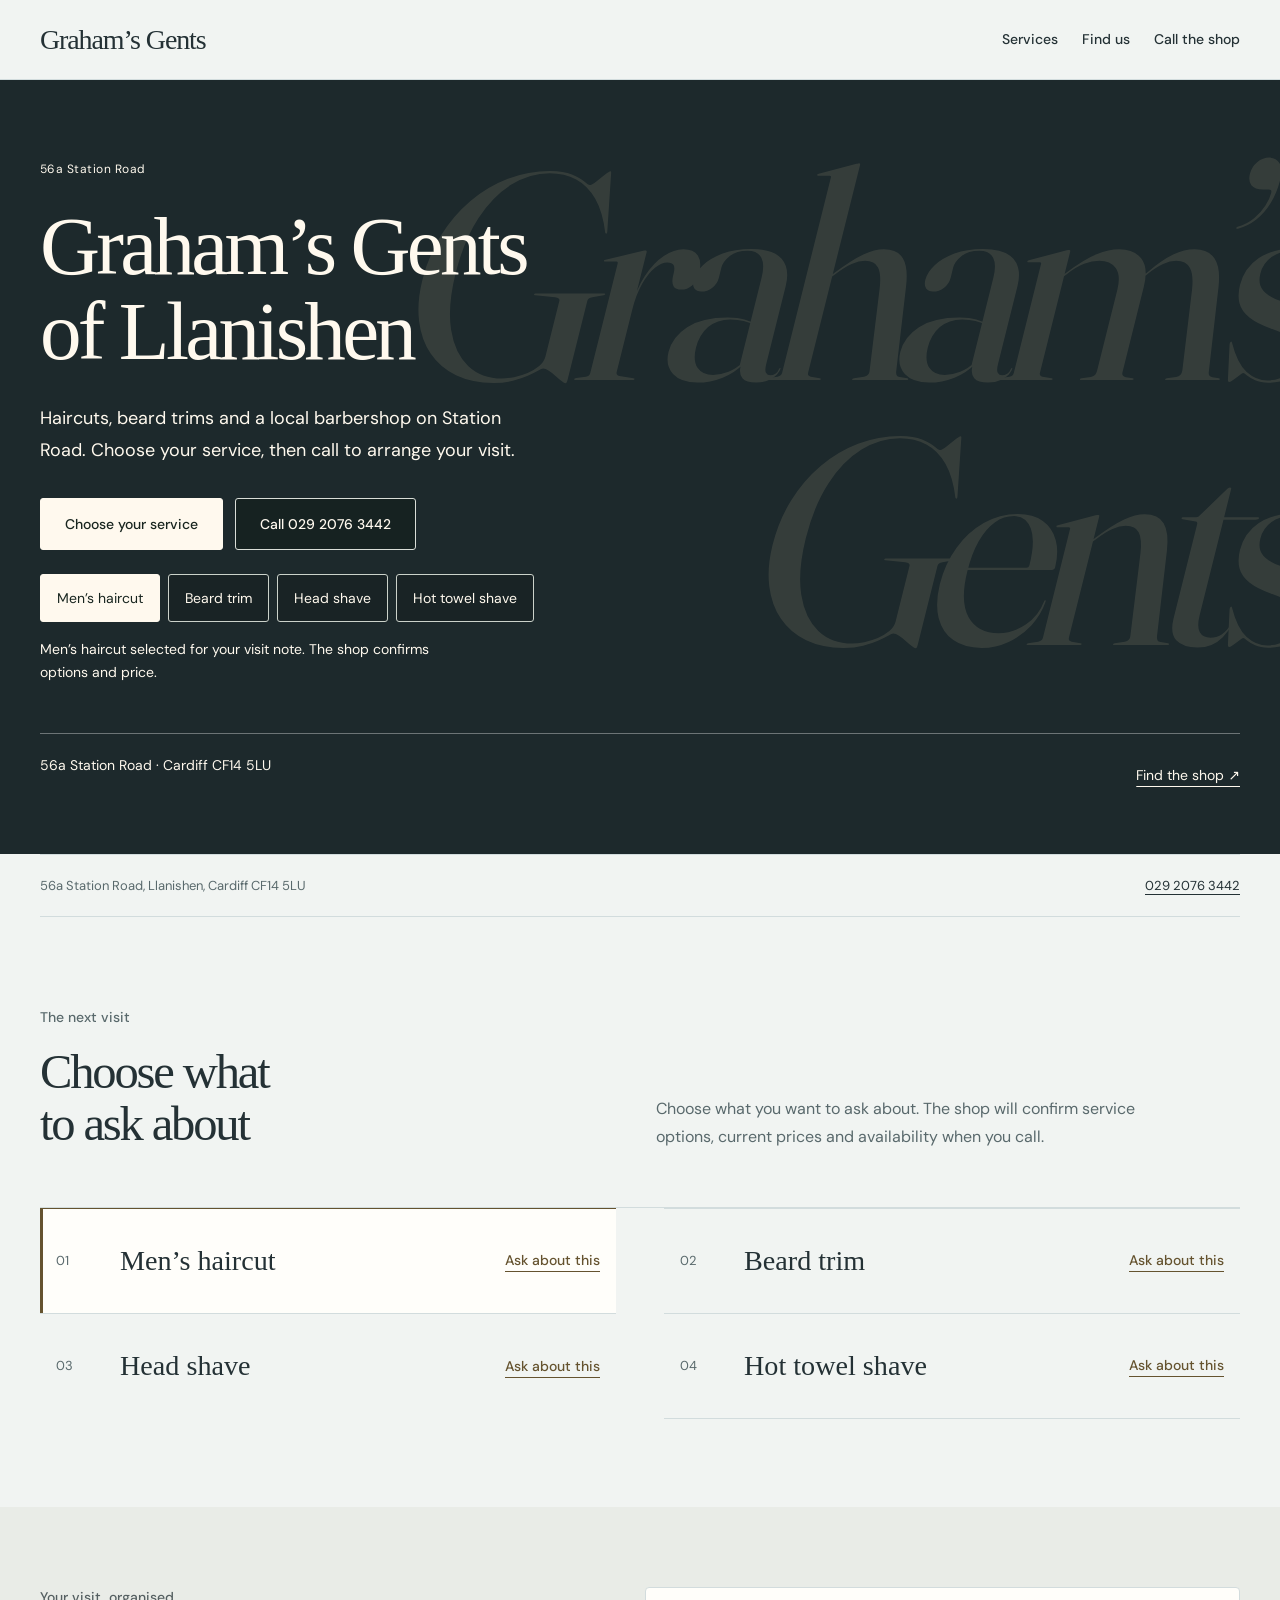
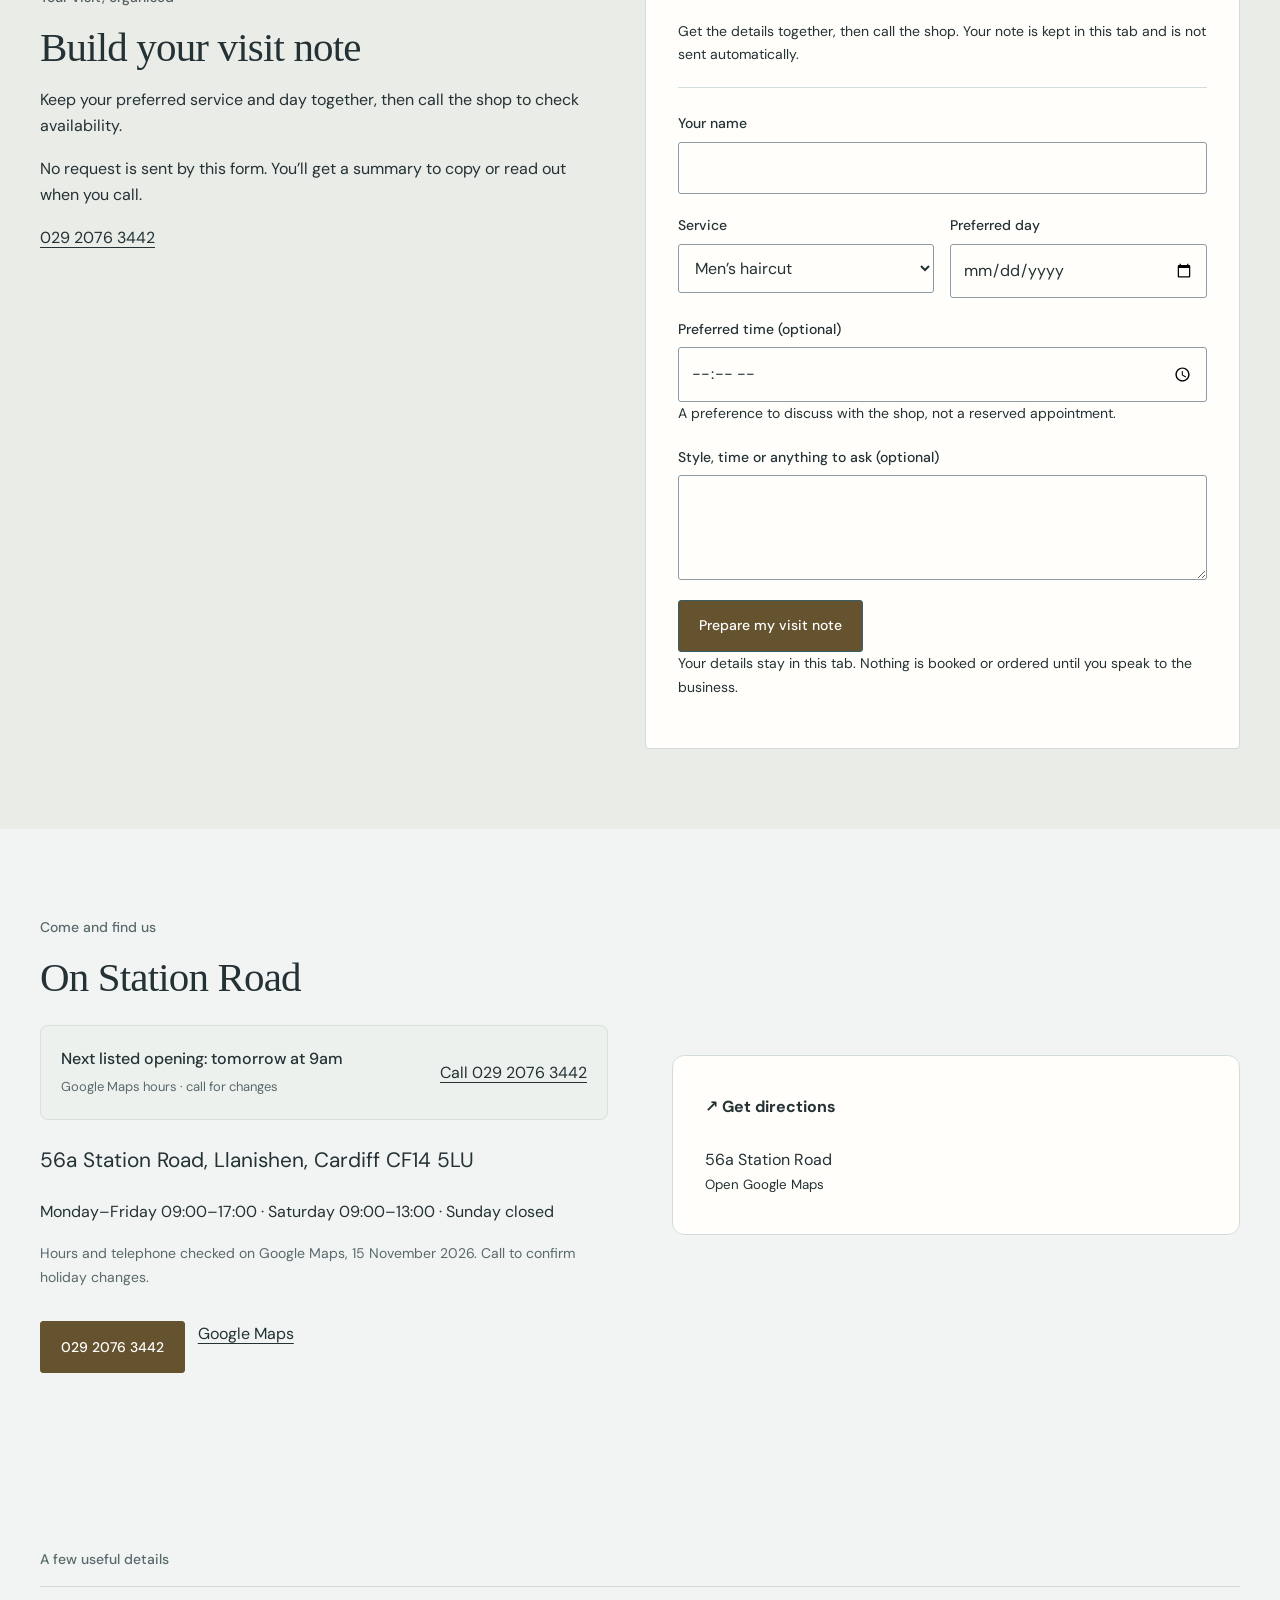
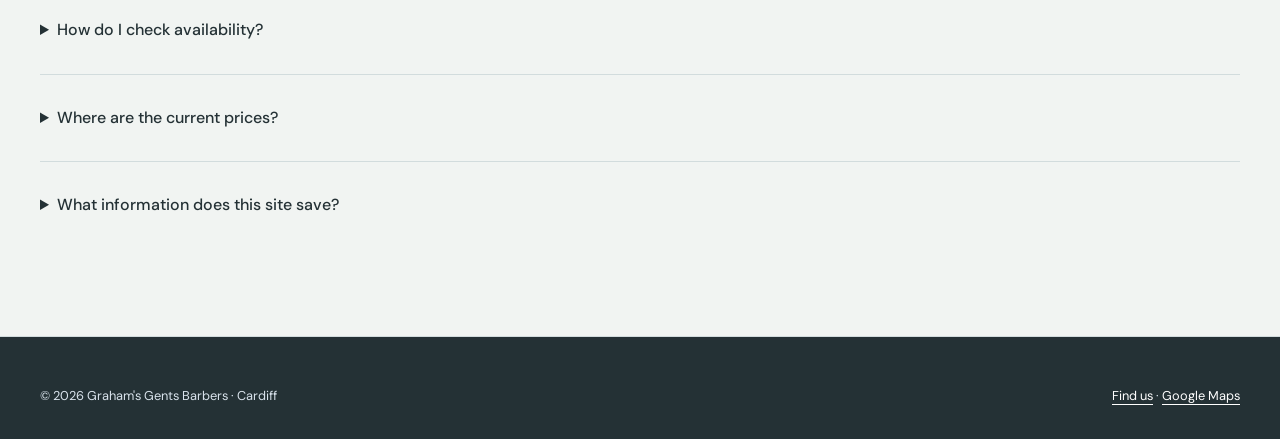
<file: index.html>
<!doctype html><html lang="en-GB"><head><meta charset="utf-8"><meta name="viewport" content="width=device-width,initial-scale=1"><meta http-equiv="Content-Security-Policy" content="default-src 'self'; script-src 'self'; style-src 'self'; img-src 'self' data:; base-uri 'none'; form-action 'none'; object-src 'none'"><title>Graham&#39;s Gents Barbers | Llanishen, Cardiff</title><meta name="description" content="Your next haircut starts on Station Road. Find the shop, plan your visit and call to ask about a cut."><meta name="theme-color" content="#1d292c"><link rel="icon" href="favicon.svg" type="image/svg+xml"><link rel="canonical" href="https://henrygoldsmith07-wq.github.io/grahams-gents-barbers/"><meta property="og:type" content="website"><meta property="og:title" content="Graham&#39;s Gents Barbers | Llanishen, Cardiff"><meta property="og:description" content="Your next haircut starts on Station Road. Find the shop, plan your visit and call to ask about a cut."><meta property="og:url" content="https://henrygoldsmith07-wq.github.io/grahams-gents-barbers/"><meta property="og:image" content="https://henrygoldsmith07-wq.github.io/grahams-gents-barbers/og-image.png"><meta property="og:image:alt" content="Graham&#39;s Gents Barbers — 56a Station Road, Llanishen, Cardiff CF14 5LU"><meta name="twitter:card" content="summary_large_image"><script type="application/ld+json">{"@context":"https://schema.org","@type":"HairSalon","@id":"https://henrygoldsmith07-wq.github.io/grahams-gents-barbers/#business","name":"Graham's Gents Barbers","url":"https://henrygoldsmith07-wq.github.io/grahams-gents-barbers/","image":"https://henrygoldsmith07-wq.github.io/grahams-gents-barbers/og-image.png","telephone":"+442920763442","hasMap":"https://maps.google.com/?q=56a+Station+Road+Llanishen+Cardiff+CF14+5LU","areaServed":[{"@type":"Place","name":"Llanishen"},{"@type":"Place","name":"Cardiff"}],"address":{"@type":"PostalAddress","streetAddress":"56a Station Road","addressLocality":"Llanishen","addressRegion":"Cardiff","postalCode":"CF14 5LU","addressCountry":"GB"},"openingHoursSpecification":[{"@type":"OpeningHoursSpecification","dayOfWeek":["Monday","Tuesday","Wednesday","Thursday","Friday"],"opens":"09:00","closes":"17:00"},{"@type":"OpeningHoursSpecification","dayOfWeek":"Saturday","opens":"09:00","closes":"13:00"}],"hasOfferCatalog":{"@type":"OfferCatalog","name":"Barber services","itemListElement":[{"@type":"Offer","itemOffered":{"@type":"Service","name":"Men’s haircut"}},{"@type":"Offer","itemOffered":{"@type":"Service","name":"Beard trim"}},{"@type":"Offer","itemOffered":{"@type":"Service","name":"Head shave"}},{"@type":"Offer","itemOffered":{"@type":"Service","name":"Hot towel shave"}}]},"geo":{"@type":"GeoCoordinates","latitude":51.529138,"longitude":-3.187508}}</script><script src="experience.js" defer></script><script src="app.js" defer></script><meta name="robots" content="noindex, nofollow"><script src="direction.js" defer></script><link rel="preload" href="assets/dm-sans.woff2" as="font" type="font/woff2" crossorigin><link rel="preload" href="assets/fraunces.woff2" as="font" type="font/woff2" crossorigin><link rel="stylesheet" href="site.css"><meta property="og:locale" content="en_GB">
<meta property="og:site_name" content="Graham&#39;s Gents Barbers">
<meta name="twitter:title" content="Graham&#39;s Gents Barbers | Llanishen, Cardiff">
<meta name="twitter:description" content="Your next haircut starts on Station Road. Find the shop, plan your visit and call to ask about a cut.">
<meta name="twitter:image" content="https://henrygoldsmith07-wq.github.io/grahams-gents-barbers/og-image.png">
<meta name="twitter:image:alt" content="Graham&#39;s Gents Barbers — 56a Station Road, Llanishen, Cardiff CF14 5LU">
<script type="application/ld+json">{"@context":"https://schema.org","@type":"ContactPoint","@id":"https://henrygoldsmith07-wq.github.io/grahams-gents-barbers/#contact-point","telephone":"+442920763442","contactType":"customer service","areaServed":"GB","availableLanguage":"English"}</script>
<script type="application/ld+json">{"@context":"https://schema.org","@type":"FAQPage","mainEntity":[{"@type":"Question","name":"How do I check availability?","acceptedAnswer":{"@type":"Answer","text":"Call 029 2076 3442. The note builder helps organise what you want to ask; it does not send a message or confirm a booking."}},{"@type":"Question","name":"Where are the current prices?","acceptedAnswer":{"@type":"Answer","text":"Prices are to confirm with the owner. Please call before making plans that depend on a particular price or service."}},{"@type":"Question","name":"What information does this site save?","acceptedAnswer":{"@type":"Answer","text":"This form keeps your note in the current tab only. It sends no information to us and uses no analytics or advertising cookies. External links open services with their own privacy policies."}}]}</script>


<link rel="stylesheet" href="refinement.css">
<script src="refinement.js" defer></script>
<link rel="stylesheet" href="finishing.css">
<link rel="stylesheet" href="hero-background.css">
</head><body class="heritage"><a class="skip" href="#main">Skip to content</a><header class="top"><div class="wrap"><a class="brand" href="#">Graham’s Gents</a><nav aria-label="Main navigation" id="main-nav"><a href="#services">Services</a><a href="#visit">Find us</a><a href="tel:+442920763442">Call the shop</a></nav><button type="button" class="nav-toggle" aria-controls="main-nav" aria-expanded="false">Menu</button></div></header><main id="main"><section class="direction-hero type-hero type-grahams" aria-labelledby="hero-title"><p class="hero-wordmark" aria-hidden="true">Graham’s<span>Gents</span></p><div class="wrap direction-layout"><div class="direction-copy"><p class="direction-location">56a Station Road</p><h1 id="hero-title">Graham’s Gents<br>of Llanishen</h1><p class="intro">Haircuts, beard trims and a local barbershop on Station Road. Choose your service, then call to arrange your visit.</p><div class="direction-actions"><a class="btn btn-primary" href="#services">Choose your service</a><a class="btn btn-ghost" href="tel:+442920763442">Call 029 2076 3442</a></div><div class="service-choice" role="radiogroup" aria-label="Choose what to ask about"><button type="button" role="radio" data-hero-service="Men’s haircut" aria-checked="true" tabindex="0">Men’s haircut</button><button type="button" role="radio" data-hero-service="Beard trim" aria-checked="false" tabindex="-1">Beard trim</button><button type="button" role="radio" data-hero-service="Head shave" aria-checked="false" tabindex="-1">Head shave</button><button type="button" role="radio" data-hero-service="Hot towel shave" aria-checked="false" tabindex="-1">Hot towel shave</button></div><p class="service-copy" id="service-copy" aria-live="polite">Choose a service to include in your visit note. Prices are confirmed by the shop.</p></div></div><div class="wrap"><div class="hero-addressline"><span>56a Station Road · Cardiff CF14 5LU</span><a href="#visit">Find the shop ↗</a></div></div></section><div class="wrap"><div class="ribbon"><span>56a Station Road, Llanishen, Cardiff CF14 5LU</span><span>Local & independent</span><span><a href="tel:+442920763442">029 2076 3442</a></span></div><section class="section" id="services"><div class="section-head"><div><p class="label">The next visit</p><h2>Choose what to ask about</h2></div><p>Choose what you want to ask about. The shop will confirm service options, current prices and availability when you call.</p></div><ol class="services"><li><h3>Men’s haircut</h3><a href="#plan" data-service="Men’s haircut" aria-label="Ask about this — Men’s haircut">Ask about this</a></li><li><h3>Beard trim</h3><a href="#plan" data-service="Beard trim" aria-label="Ask about this — Beard trim">Ask about this</a></li><li><h3>Head shave</h3><a href="#plan" data-service="Head shave" aria-label="Ask about this — Head shave">Ask about this</a></li><li><h3>Hot towel shave</h3><a href="#plan" data-service="Hot towel shave" aria-label="Ask about this — Hot towel shave">Ask about this</a></li></ol></section></div><section class="planning" id="plan"><div class="wrap split"><div><p class="label">Your visit, organised</p><h2>Build your visit note</h2><p>Keep your preferred service and day together, then call the shop to check availability.</p><p>No request is sent by this form. You’ll get a summary to copy or read out when you call.</p><a href="tel:+442920763442">029 2076 3442</a></div><form id="visit-form"><p class="form-intro">Get the details together, then call the shop. Your note is kept in this tab and is not sent automatically.</p><div class="field"><label for="name">Your name</label><input id="name" name="name" required maxlength="80" autocomplete="given-name"></div><div class="row"><div class="field"><label for="service">Service</label><select id="service"><option>Men’s haircut</option><option>Beard trim</option><option>Head shave</option><option>Hot towel shave</option></select></div><div class="field"><label for="date">Preferred day</label><input type="date" id="date" required></div></div><div class="field"><label for="preferred-time">Preferred time (optional)</label><input type="time" id="preferred-time" aria-describedby="time-hint"><p class="hint" id="time-hint">A preference to discuss with the shop, not a reserved appointment.</p></div><div class="field"><label for="notes">Style, time or anything to ask (optional)</label><textarea id="notes" rows="3" maxlength="1000"></textarea></div><div class="hp" aria-hidden="true"><input id="website" tabindex="-1" autocomplete="off" aria-label="Leave blank"></div><button class="button" type="submit">Prepare my visit note</button><p class="hint">Your details stay in this tab. Nothing is booked or ordered until you speak to the business.</p><p id="visit-error" class="inline-error" role="alert" tabindex="-1"></p><div id="result" class="result" role="region" aria-label="Visit note" tabindex="-1" hidden></div><noscript><p>Call 029 2076 3442 to arrange a visit.</p></noscript></form></div></section><div class="wrap"><section class="section visit" id="visit"><div><p class="label">Come and find us</p><h2>On Station Road</h2><div class="live-visit"><div><strong id="visit-status" aria-live="polite">See the listed hours below</strong><br><small>Google Maps hours · call for changes</small></div><a href="tel:+442920763442">Call 029 2076 3442</a></div><address class="address">56a Station Road, Llanishen, Cardiff CF14 5LU</address><p>Monday–Friday 09:00–17:00 · Saturday 09:00–13:00 · Sunday closed</p><p class="hint">Hours and telephone checked on Google Maps, 15 November 2026. Call to confirm holiday changes.</p><div class="actions"><a class="button" href="tel:+442920763442">029 2076 3442</a><a href="https://www.google.com/maps/search/?api=1&amp;query=Graham%27s+Gents+56a+Station+Road+Llanishen+Cardiff" target="_blank" rel="noopener noreferrer">Google Maps</a></div></div><div class="map-art"><a href="https://www.google.com/maps/dir/?api=1&amp;destination=56a%20Station%20Road%2C%20Llanishen%2C%20Cardiff%20CF14%205LU" target="_blank" rel="noopener noreferrer"><strong>↗ Get directions</strong><br>56a Station Road<br><small>Open Google Maps</small></a></div></section><section class="section" aria-label="Common questions"><p class="label">A few useful details</p><details><summary>How do I check availability?</summary><p>Call 029 2076 3442. The note builder helps organise what you want to ask; it does not send a message or confirm a booking.</p></details><details><summary>Where are the current prices?</summary><p>Prices are to confirm with the owner. Please call before making plans that depend on a particular price or service.</p></details><details><summary>What information does this site save?</summary><p>This form keeps your note in the current tab only. It sends no information to us and uses no analytics or advertising cookies. External links open services with their own privacy policies.</p></details></section></div>
</main><footer><div class="wrap"><span>© 2026 Graham&#39;s Gents Barbers · Cardiff</span><span><a href="#visit">Find us</a> · <a href="https://www.google.com/maps/search/?api=1&amp;query=Graham%27s+Gents+56a+Station+Road+Llanishen+Cardiff" target="_blank" rel="noopener noreferrer">Google Maps</a></span></div></footer><nav class="mobile" aria-label="Quick actions"><a class="button" href="tel:+442920763442">Call the shop</a><a class="button secondary" href="#plan">Plan your visit</a></nav></body></html>
</file>
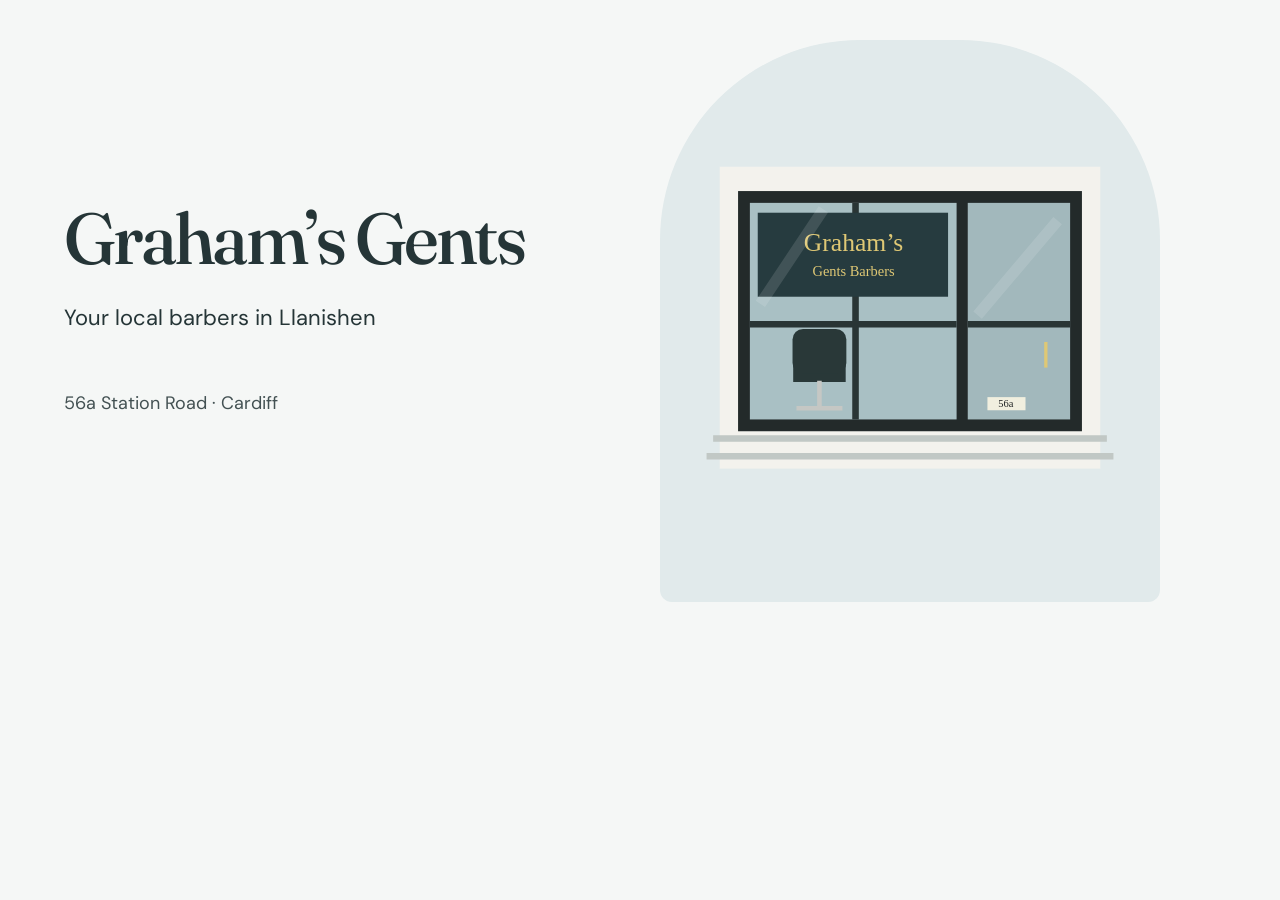
<file: assets/share-source.html>
<!doctype html><html lang="en-GB"><head><meta charset="utf-8"><meta name="viewport" content="width=device-width,initial-scale=1"><meta name="robots" content="noindex,nofollow"><title>Graham’s Gents share image source</title><style>@font-face{font-family:DM;src:url(dm-sans.woff2);font-display:swap}@font-face{font-family:Fraunces;src:url(fraunces.woff2);font-display:swap}*{box-sizing:border-box}html,body{margin:0;width:1200px;height:630px;overflow:hidden}body{background:#f5f7f6;color:#253537;font:400 22px/1.5 DM,system-ui,sans-serif;display:grid;grid-template-columns:660px 540px}.copy{padding:84px 64px;display:flex;flex-direction:column;justify-content:center}h1{font:500 72px/1.05 Fraunces,Georgia,serif;letter-spacing:-.04em;margin:0 0 24px}p{margin:0 0 24px}.address{font-size:18px;opacity:.85;margin-top:32px}aside{background:#e1eaeb;display:grid;place-items:center;padding:56px 40px;margin:40px 40px 40px 0;border-radius:200px 200px 12px 12px}svg{display:block;max-width:100%;width:auto;height:450px}</style></head><body><div class="copy"><h1>Graham’s Gents</h1><p>Your local barbers in Llanishen</p><p class="address">56a Station Road · Cardiff</p></div><aside><svg viewBox="0 0 640 540" role="img" aria-label="Stylised shopfront inspired by Graham's gold lettering and black window frames"><rect x="30" y="35" width="580" height="460" fill="#f3f2ed"/><rect x="58" y="72" width="524" height="366" fill="#232a2a"/><rect x="76" y="90" width="315" height="330" fill="#a9c0c4"/><rect x="408" y="90" width="156" height="330" fill="#a2b8bc"/><path d="M76 275h315M408 275h156M237 90v330" stroke="#293535" stroke-width="10"/><rect x="88" y="105" width="290" height="128" fill="#263b3f"/><text x="234" y="163" fill="#dfc875" font-family="Georgia,serif" font-size="39" text-anchor="middle">Graham’s</text><text x="234" y="201" fill="#dfc875" font-family="Georgia,serif" font-size="22" text-anchor="middle">Gents Barbers</text><g fill="#293838"><path d="M142 315h80v48h-80z"/><rect x="141" y="282" width="82" height="68" rx="16"/><path d="M182 361v42m-35 0h70" stroke="#c5c7c4" stroke-width="7"/></g><path d="M527 302v39" stroke="#dfc875" stroke-width="5"/><rect x="438" y="386" width="58" height="20" fill="#f1efdf"/><text x="466" y="401" font-family="Georgia" font-size="16" text-anchor="middle" fill="#202424">56a</text><path d="M20 449h600M10 476h620" stroke="#c1c8c5" stroke-width="10"/><path d="M92 244l96-144m235 161 122-144" stroke="#fff" stroke-width="17" opacity=".12"/></svg></aside></body></html>
</file>
<file: site.css>
:root{--paper:#f4f0e5;--ink:#1e3028;--accent:#7b3d25;--line:#cecaba;--muted:#526057;--display:Georgia,serif}*{box-sizing:border-box}html{scroll-behavior:smooth;scroll-padding-top:6rem}body{margin:0;background:var(--paper);color:var(--ink);font:17px/1.65 system-ui,sans-serif}a{color:inherit;text-underline-offset:4px}button,input,select,textarea{font:inherit}button,a,input,select,textarea{touch-action:manipulation}:focus-visible{outline:3px solid var(--accent);outline-offset:5px}h1,h2,h3,p{margin:0 0 1rem}h1,h2,h3{font-family:var(--display);line-height:1.05;font-weight:500}h1{font-size:clamp(3rem,6.6vw,6.3rem);letter-spacing:-.055em}h2{font-size:clamp(2.2rem,4vw,3.8rem);letter-spacing:-.035em}h3{font-size:1.5rem}p{max-width:58ch}.wrap{width:min(1200px,calc(100% - 3rem));margin:auto}.skip{position:absolute;top:-80px;left:1rem;z-index:99;background:var(--ink);color:var(--paper);padding:1rem}.skip:focus{top:0}.top{border-bottom:1px solid var(--line)}header .wrap{display:flex;align-items:center;justify-content:space-between;gap:1.5rem;padding:1.1rem 0}.brand{font:700 1.6rem var(--display);text-decoration:none;letter-spacing:-.04em}nav{display:flex;gap:1.8rem;align-items:center}nav a{font-size:.85rem;text-decoration:none;font-weight:650}.label{font:650 .72rem/1.5 system-ui;letter-spacing:.17em;text-transform:uppercase;margin-bottom:1.5rem}.intro{font-size:1.1rem;color:var(--muted);max-width:44ch}.actions{display:flex;gap:.8rem;flex-wrap:wrap;margin-top:2rem}.button{display:inline-flex;align-items:center;justify-content:center;padding:.9rem 1.4rem;min-height:48px;background:var(--ink);color:var(--paper);border:1px solid var(--ink);text-decoration:none;font-weight:650;cursor:pointer}.button:hover{background:var(--accent);color:var(--paper)}.button.secondary{background:transparent;color:var(--ink)}.ribbon{border-block:1px solid var(--line);padding:1rem 0;font-size:.8rem;display:flex;justify-content:space-between;gap:1rem;flex-wrap:wrap}.section{padding:5rem 0}.section-head{display:grid;grid-template-columns:1fr 1fr;gap:3rem;margin-bottom:2rem}.section-head p{align-self:end;color:var(--muted)}.services{list-style:none;margin:0;padding:0;border-top:1px solid var(--line)}.services li{display:grid;grid-template-columns:55px 1fr auto;gap:1rem;align-items:center;border-bottom:1px solid var(--line);padding:1.5rem 0}.services h3{margin:0}.services span{font-size:.8rem;color:var(--muted)}.services a{text-decoration:none;font-size:.85rem}.planning{background:var(--ink);color:var(--paper);padding:4.5rem 0}.planning .split{display:grid;grid-template-columns:1fr 1fr;gap:5rem}.planning .label{opacity:.75}form{background:var(--paper);color:var(--ink);padding:2rem}label{display:block;font-size:.85rem;font-weight:650;margin:0 0 .4rem}.field{margin-bottom:1.1rem}input,select,textarea{display:block;width:100%;background:transparent;color:var(--ink);border:1px solid #7b8275;border-radius:0;padding:.8rem;min-width:0}textarea{resize:vertical}.row{display:grid;grid-template-columns:1fr 1fr;gap:1rem}.hp{display:none}.hint{font-size:.8rem;line-height:1.6;color:var(--muted)}.result{border-top:1px solid var(--line);margin-top:1.5rem;padding-top:1.5rem;overflow-wrap:anywhere}.result pre{font:inherit;white-space:pre-wrap;word-break:break-word}.visit{display:grid;grid-template-columns:1fr 1fr;gap:4rem}.address{font-size:1.3rem;font-style:normal;margin:1.5rem 0}.map-art{border:1px solid var(--line);min-height:280px;display:grid;place-items:center;position:relative;overflow:hidden;background:repeating-linear-gradient(28deg,transparent 0 70px,var(--line) 71px 72px,transparent 73px 140px)}.map-art a{z-index:1;background:var(--paper);padding:2rem;text-align:center;text-decoration:none;border:1px solid var(--ink)}details{border-top:1px solid var(--line);padding:1.2rem 0}summary{cursor:pointer;font-weight:650}details p{margin:1rem 0 0;color:var(--muted)}footer{border-top:1px solid var(--line);padding:2.5rem 0;font-size:.8rem}footer .wrap{display:flex;justify-content:space-between;gap:1rem;flex-wrap:wrap}.mobile{display:none}@media(max-width:760px){.wrap{width:calc(100% - 2rem)}header .wrap{gap:1rem}.brand{font-size:1.25rem}nav a:not(:last-child){display:none}nav{gap:0}h1{font-size:clamp(3.1rem,12vw,5rem)}.section{padding:3rem 0}.section-head,.planning .split,.visit{grid-template-columns:1fr;gap:1.5rem}.planning{padding:3rem 0}.services li{grid-template-columns:25px 1fr}.services a{grid-column:2}.row{grid-template-columns:1fr}form{padding:1.3rem}.mobile{display:flex;position:fixed;bottom:0;left:0;right:0;z-index:20;background:var(--paper);border-top:1px solid var(--ink);padding:.6rem;padding-bottom:max(.6rem,env(safe-area-inset-bottom));gap:.6rem}.mobile a{flex:1;padding:.65rem;font-size:.85rem}body{padding-bottom:85px}.ribbon span:last-child{display:none}}@media(prefers-reduced-motion:reduce){html{scroll-behavior:auto}*{transition:none!important}}@media print{header,.mobile,form{display:none}body{padding:0}.visit{display:block}.planning{background:white;color:black}}
/* Original design guided by Unslop and Anthropic frontend-design. See DESIGN.md. */
:root{--base:#fafaf6;--surface:#fff;--text:#20344c;--secondary:#516171;--rule:#d8e0e5;--accent:#315a87;--control-radius:8px;--section-gap:80px;--display:Georgia,'Times New Roman',serif;--body:system-ui,-apple-system,'Segoe UI',sans-serif}
html{scroll-padding-top:100px}body{font-family:var(--body);font-size:16px;line-height:1.65;background:var(--base);color:var(--text)}h1,h2,h3{color:var(--text);font-family:var(--display);font-weight:400}h1{font-size:clamp(40px,5.4vw,76px);line-height:1.06;letter-spacing:-.035em}h2{font-size:clamp(28px,3.2vw,44px);line-height:1.16;letter-spacing:-.02em}h3{font-size:24px;line-height:1.25}a{color:inherit}p{max-width:68ch}button,input,textarea,select{font-family:var(--body)}button,a,input,select,textarea{touch-action:manipulation}input,select,textarea{font-size:16px;border-radius:8px;min-height:48px;background:var(--surface);color:var(--text);border:1px solid #8b9aa5;padding:12px}label{font-size:14px;font-weight:500;letter-spacing:0;text-transform:none}button{cursor:pointer}button:disabled{cursor:not-allowed;opacity:.6}a,button,input,textarea,select,summary{scroll-margin-block:112px}:focus-visible{outline:3px solid var(--accent);outline-offset:4px}button:focus-visible,a:focus-visible{position:relative;z-index:3}.wrap{width:min(1200px,calc(100% - 64px))}.label{font:400 14px/1.5 var(--body);letter-spacing:0;text-transform:none;color:var(--secondary)}.brand{font-weight:500}header.top{background:var(--base);color:var(--text);border-bottom:1px solid var(--rule);backdrop-filter:none}header.top .wrap{padding:16px 0;gap:24px;position:relative}header.top nav{gap:24px}header.top nav a{padding-block:12px;font-size:14px;font-weight:500}.nav-toggle{display:none}.btn,.button{font:500 14px/1.4 var(--body);border-radius:var(--control-radius);box-shadow:none;min-height:48px;padding:12px 20px;gap:8px;transition:background-color 160ms,color 160ms,border-color 160ms}.btn-primary,.button{background:var(--accent);border-color:var(--accent);color:#fff}.btn-primary:hover,.button:hover{background:var(--text);color:#fff;transform:none;box-shadow:none}.btn-ghost,.button.secondary{background:transparent;color:var(--text);border:1px solid var(--rule)}.btn-ghost:hover,.button.secondary:hover{background:var(--rule);color:var(--text)}
.direction-hero{padding:64px 0;background:var(--base)}.direction-layout{display:grid;grid-template-columns:.9fr 1.1fr;gap:48px;align-items:center;min-height:480px}.direction-copy{max-width:520px}.direction-location{font-size:14px;color:var(--secondary);margin-bottom:24px}.direction-copy h1{margin:0 0 24px}.direction-copy .intro{font:400 18px/1.65 var(--body);color:var(--secondary);max-width:42ch}.direction-actions{display:flex;flex-wrap:wrap;gap:12px;margin-top:32px}section:not(.direction-hero){scroll-margin-top:100px}.section-head{margin-bottom:32px}.section-head p{color:var(--secondary)}.section,#visit{padding-block:var(--section-gap)}.field{margin-bottom:20px}.row{gap:16px}.hint{color:var(--secondary)}footer{background:var(--text);color:#d9e3ec;margin-top:0;padding:48px 0 32px}footer a,footer h3{color:white}.mobile{background:var(--base);border-color:var(--rule);padding:8px;padding-bottom:max(8px,env(safe-area-inset-bottom));gap:8px}.mobile a{min-height:48px;border-radius:8px;font-weight:500;display:flex;align-items:center;justify-content:center}.result{overflow-wrap:anywhere}.result pre{font-size:14px}.planning .split{gap:64px}.planning form{padding:32px;border-radius:12px;background:var(--surface);color:var(--text)}.planning h2,.planning p{color:inherit}.services{border-color:var(--rule);list-style:none}.services li{grid-template-columns:1fr auto;gap:24px;padding:24px 0;border-color:var(--rule)}.services li>span{display:none}.services li h3{font-size:28px}.services a{min-height:44px;display:flex;align-items:center;color:var(--accent)}.map-art{background:none;border:0;min-height:240px;place-items:start;align-items:center}.map-art a{width:100%;text-align:left;background:var(--surface);border:1px solid var(--rule);border-radius:12px;padding:32px}.ribbon{background:var(--surface);border-color:var(--rule);padding:16px 24px;font-size:13px}.ribbon span:nth-child(2){display:none}.section-head{gap:48px}.visit{gap:64px}.brand{font-size:24px;text-decoration:none}.nav-open{display:flex!important}
@media(max-width:800px){:root{--section-gap:48px}.wrap{width:calc(100% - 32px)}.direction-hero{padding:40px 0}.direction-layout{grid-template-columns:1fr;gap:32px;min-height:0}.direction-copy{max-width:none}.direction-copy h1{font-size:44px}.direction-copy .intro{font-size:16px}.direction-location{margin-bottom:16px}.direction-actions{margin-top:24px}.planning form{padding:24px}.section-head,.planning .split,.visit{grid-template-columns:1fr;gap:32px}header.top .wrap{gap:12px;flex-wrap:wrap}.nav-toggle{display:inline-flex;min-height:44px;align-items:center;background:transparent;border:1px solid var(--rule);color:var(--text);border-radius:8px;padding:8px 12px;margin-left:auto;font:500 14px var(--body)}header.top nav:not(.mobile){display:none;order:9;flex-basis:100%;gap:8px;flex-wrap:wrap;padding-top:8px;border-top:1px solid var(--rule)}header.top nav:not(.mobile) a{display:block;padding:12px 16px;border-radius:8px;background:var(--surface)}.services li{grid-template-columns:1fr;gap:8px}.services li a{grid-column:auto}.services li h3{font-size:24px}.ribbon{padding:16px;gap:8px}.ribbon span:last-child{display:block}.map-art{min-height:0}.row{grid-template-columns:1fr}body{padding-bottom:88px}}
@media(prefers-reduced-motion:reduce){html{scroll-behavior:auto}*,*::before,*::after{transition:none!important;animation:none!important}}@media print{.nav-toggle,.mobile{display:none}.direction-layout{display:block}.direction-hero{padding:24px 0}body{padding:0}}

:root{--base:#f5f7f6;--surface:#fff;--text:#242d2e;--secondary:#56676a;--rule:#d5dfe0;--accent:#385e68;--paper:var(--base);--ink:var(--text);--muted:var(--secondary);--line:var(--rule)}.direction-layout{grid-template-columns:.85fr 1.15fr}.direction-copy h1{font-size:clamp(40px,4.8vw,68px)}.planning{background:#273438;color:#fff}.planning .button{background:#385e68;border-color:#385e68;color:white}.planning .result h3,.planning form .hint{color:var(--text)}.brand{font-family:Georgia;font-size:26px}.services{display:grid;grid-template-columns:1fr 1fr;gap:0 40px}.services li{grid-template-columns:1fr;border-color:var(--rule)}.services a{width:fit-content}.services li h3{font-size:28px}.section-head h2{max-width:12ch}.ribbon{border-left:4px solid #a88b3e}.planning .label{color:#d5e0e4}.planning form .button.secondary{background:white;color:var(--text);border-color:var(--rule)}@media(max-width:800px){.direction-layout,.services{grid-template-columns:1fr}.brand{font-size:22px}}
.btn{display:inline-flex;align-items:center;justify-content:center;text-decoration:none}.direction-copy h1{font-size:clamp(40px,4.8vw,64px)}.direction-hero .intro{font-weight:400}.label{margin-bottom:16px}.direction-copy h1{max-width:12ch}#main-nav a:focus-visible{z-index:4}@media(max-width:800px){.direction-copy h1{font-size:40px;max-width:16ch}.direction-actions .btn{min-height:48px}}

.mobile a:not(:last-child){display:flex}.direction-hero .btn-primary:hover{filter:brightness(.94)}.label{letter-spacing:0}a:focus-visible,button:focus-visible,input:focus-visible,select:focus-visible,textarea:focus-visible{scroll-margin-bottom:112px}

@font-face{font-family:'DM Sans';src:url('assets/dm-sans.woff2') format('woff2');font-style:normal;font-weight:100 1000;font-display:swap}
@font-face{font-family:Fraunces;src:url('assets/fraunces.woff2') format('woff2');font-style:normal;font-weight:100 900;font-display:swap}
:root{--body:'DM Sans',system-ui,sans-serif;--sans:'DM Sans',system-ui,sans-serif;--display:Fraunces,Georgia,serif;--serif:Fraunces,Georgia,serif;--ease:cubic-bezier(.22,1,.36,1)}
body{font-family:var(--body);font-size:16px;line-height:1.65}h1,h2,h3{font-family:var(--display);font-optical-sizing:auto}h1,h2,h3{text-wrap:balance}.direction-copy h1{font-size:clamp(44px,5.3vw,76px);line-height:1.03;letter-spacing:-.04em;max-width:13ch;}.direction-copy .intro{font-size:18px;line-height:1.7;max-width:40ch}.direction-location{font-size:14px;margin-bottom:24px}.direction-hero{padding:72px 0 64px}.direction-layout{gap:64px;min-height:520px}.direction-actions{gap:12px}.btn,.button{font-family:var(--body);min-height:52px;padding:14px 20px;border-radius:8px;font-weight:500;letter-spacing:0}.btn:active,.button:active{transform:translateY(1px)}header.top nav a{font-weight:500}header.top{position:relative}header.top nav a:hover{color:var(--accent);text-decoration:underline;text-underline-offset:6px}section{position:relative}.section-head{max-width:none}.section-head h2{max-width:17ch}.section-head p{max-width:50ch}.section,#visit{padding-block:88px}.planning form{padding:32px;border-radius:16px}.hint{line-height:1.6}.form-intro{font-size:14px;color:var(--secondary);margin-bottom:24px}.inline-error{color:#a22525;font-size:14px;min-height:0;margin:8px 0}.inline-error:empty{display:none}.result{scroll-margin-block:112px}.result pre{white-space:pre-wrap;font-family:var(--body);line-height:1.7;font-size:14px;border:1px solid var(--rule);border-radius:8px;background:var(--surface);padding:20px;overflow-wrap:anywhere}.live-visit{display:grid;grid-template-columns:1fr auto;gap:16px;padding:20px 0;border-top:1px solid var(--rule);border-bottom:1px solid var(--rule);margin:24px 0}.live-visit strong{font-weight:500}.live-visit small{font-size:12px;color:var(--secondary)}.live-visit a{align-self:center}.service-choice{display:flex;gap:12px;flex-wrap:wrap;margin-top:24px}.service-choice button{min-height:48px;padding:12px 16px;border:1px solid var(--rule);border-radius:8px;color:var(--text);background:var(--surface);font:500 14px var(--body)}.service-choice button[aria-checked=true]{background:var(--accent);color:#fff;border-color:var(--accent)}.service-copy{font-size:14px;color:var(--secondary);min-height:3.3em;margin-top:16px}.services li{transition:background-color 160ms,border-color 160ms}.services li:has(a:focus-visible){outline:3px solid var(--accent);outline-offset:4px}.services a{font-weight:500}.service-selected{border-color:var(--accent)!important}.visit address{line-height:1.5}.visit .map-art a{min-height:180px;display:flex;flex-direction:column;justify-content:center}.mobile a{min-height:52px}input:focus,select:focus,textarea:focus{border-color:var(--accent)}[aria-invalid=true]{border:2px solid #922d28}.btn[hidden],.button[hidden]{display:none}.mobile{z-index:50}
@media(max-width:900px){.direction-layout{gap:32px;min-height:0}.direction-copy h1{font-size:clamp(42px,6.5vw,64px)}.direction-hero{padding:48px 0}.direction-copy .intro{font-size:16px}.section,#visit{padding-block:64px}.planning form{padding:24px}.section-head{gap:24px}}@media(max-width:600px){.direction-copy h1{font-size:46px;max-width:15ch}.direction-hero{padding-top:32px}.direction-layout{gap:40px}.direction-copy .intro{max-width:43ch}.direction-actions{margin-top:24px}.section,#visit{padding-block:48px}.direction-actions .btn{font-size:14px}.live-visit{grid-template-columns:1fr}.service-choice{gap:8px}}@media(prefers-reduced-motion:reduce){*,*::before,*::after{animation:none!important;transition:none!important;scroll-behavior:auto!important}}
:root{--display:Georgia,'Times New Roman',serif}.brand{font-family:Georgia}.direction-layout{grid-template-columns:.9fr 1.1fr}.direction-copy h1{font-family:Georgia;font-size:clamp(42px,5.2vw,72px);line-height:1.08;letter-spacing:-.035em}.planning{background:#253537}.planning .label{color:#c9d9d9}.services{grid-template-columns:1fr 1fr;gap:0 48px}.services li{padding:32px 0}.services h3{font-family:Georgia;font-size:30px}.service-copy{max-width:40ch}.ribbon{border-left:3px solid #b69a4f}.live-visit{background:#edf1ed;padding:20px;border:1px solid #d6dfdb;border-radius:8px}.service-choice button{font-size:14px}.planning h2{font-family:Georgia}.top .brand{font-size:28px}@media(max-width:900px){.direction-layout{grid-template-columns:1fr}.services{gap:0 24px}}@media(max-width:600px){.services{grid-template-columns:1fr}.services li{padding:24px 0}.top .brand{font-size:24px}}
.copy-buffer{position:fixed;left:-9999px;top:0;width:1px;height:1px;opacity:0}.result .actions{gap:12px}.service-choice button:focus-visible{outline-offset:4px}.direction-hero .direction-copy h1{overflow-wrap:normal}.top{--accent:inherit}
</file>
<file: refinement.css>
/* Integrated refresh: quiet controls, expressive content, clear routes. */
html{scroll-padding-top:104px}body{font-size:16px;line-height:1.65}.direction-hero{background:var(--base);padding:72px 0}.direction-layout{gap:56px;min-height:560px}.direction-copy h1,.section-head h2{background:none;background-clip:initial;-webkit-background-clip:initial;color:var(--text);letter-spacing:-.045em}.direction-copy h1{font-size:clamp(48px,5.8vw,84px);line-height:1.01;max-width:12ch}.direction-copy .intro{font-size:18px;max-width:38ch}.direction-location{font-size:13px;margin-bottom:28px}.direction-actions .btn,.direction-actions .button{min-height:52px;border-radius:999px;padding:14px 24px}.btn-primary{background:var(--accent);box-shadow:none}.btn-primary:hover{background:var(--text);box-shadow:none}.section-head{margin-bottom:40px}.section-head h2{font-size:clamp(32px,3.8vw,52px);line-height:1.08}header.top nav a{text-underline-offset:8px}header.top nav a:hover{text-decoration:underline}header.top nav a[aria-current=location]{text-decoration:underline;text-decoration-thickness:2px}.service-choice button[aria-checked=true]{background:var(--accent);border-color:var(--accent);color:white;box-shadow:none}.ribbon{border-image:none;border-left:0}.planning{background:var(--text)}.planning .button{background:var(--accent)}.planning .split{grid-template-columns:1fr 1.1fr;max-width:1200px}.planning input,.planning select,.planning textarea{max-width:100%;width:100%}.planning .label{color:inherit}button,a,input,select,textarea,summary{scroll-margin-block:112px}.copy-buffer{position:fixed;left:-9999px}main>section{scroll-margin-top:96px}
@media(max-width:1000px){.direction-layout{gap:32px}.direction-copy h1{font-size:56px}.planning .split{gap:32px}}
@media(max-width:800px){html{scroll-padding-top:24px}.direction-hero{padding:40px 0 48px}.direction-layout{grid-template-columns:1fr;min-height:0;gap:32px}.direction-copy{max-width:none}.direction-copy h1{font-size:clamp(44px,10vw,64px);max-width:14ch}.direction-copy .intro{font-size:16px;max-width:44ch}.direction-actions{gap:12px}.direction-actions .btn,.direction-actions .button{padding:12px 20px;min-height:48px}.planning .split{grid-template-columns:1fr}.section-head{margin-bottom:24px}}

@media(prefers-reduced-motion:reduce){html{scroll-behavior:auto!important}}
:root{--base:#f2f2e9;--surface:#fffef8;--text:#1f2c30;--secondary:#526368;--accent:#705626;--rule:#c5ced0}.direction-hero{background:#dce9ec}.direction-copy h1{font-size:clamp(48px,6vw,88px)}.service-choice button{border:1px solid var(--rule);border-radius:4px}.planning{background:#1f2c30}.planning .button{background:#705626}.ribbon{background:#1f2c30;color:#f5e7bc;border:0}.ribbon a{color:inherit}

/* Henry's premium direction: remove decorative gimmicks, retain clear interactions. */
:root{--control-radius:3px}body{background:var(--base)}.direction-hero{background:var(--base)!important;padding:80px 0 88px}.direction-copy h1{font-size:clamp(48px,5.6vw,80px);letter-spacing:-.045em;line-height:1.04}.direction-copy .intro{font-size:17px;line-height:1.8}.direction-location{font-size:12px;color:var(--secondary);letter-spacing:.04em}.direction-actions .btn,.direction-actions .button,.btn,.button{border-radius:3px;box-shadow:none!important;background-image:none!important}.btn-primary,.button{background:var(--accent)!important;color:#fff}.btn-ghost,.button.secondary{background:transparent!important;color:var(--text)!important;border:1px solid var(--rule)}.btn-primary:hover,.button:hover{filter:brightness(.9)}.section-head h2,.direction-copy h1,.direction-copy h1 em{background:none!important;-webkit-text-fill-color:currentColor;background-clip:initial;color:var(--text)}.section-head{align-items:start}.section-head p{color:var(--secondary);max-width:44ch}.ribbon{background:transparent!important;color:var(--secondary)!important;border-block:1px solid var(--rule)!important;padding:20px 0;border-image:none}.ribbon a{color:var(--text)!important}.services li{border-color:var(--rule)}.service-choice button{border-radius:3px!important;border-width:1px!important;background:transparent!important;color:var(--text)!important;font-weight:400;box-shadow:none!important}.service-choice button[aria-checked=true]{background:var(--accent)!important;color:#fff!important;border-color:var(--accent)!important}.planning{background:var(--text)!important;padding-block:80px}.planning form{border-radius:4px;box-shadow:none}.planning .button{background:var(--accent)!important}
@media(max-width:800px){.direction-hero{padding:40px 0 48px}.direction-copy h1{font-size:clamp(44px,10vw,64px)}.direction-copy .intro{font-size:16px}.planning{padding-block:48px}header.top nav a{font-size:14px}}

:root{--base:#f1f4f2;--surface:#fffefa;--text:#243135;--secondary:#59696c;--accent:#65532f;--rule:#d2dcdd}.direction-copy h1{max-width:12ch}.direction-hero{background:#eef3f3!important}.direction-copy .intro{max-width:36ch}
.direction-hero .direction-copy h1{color:var(--text)!important;-webkit-text-fill-color:var(--text)!important;background:none!important}.direction-hero .direction-location,.direction-hero .direction-copy .intro,.direction-hero .service-copy{color:var(--secondary)!important}.direction-hero .direction-actions .btn-primary{background:var(--accent)!important;color:#fff!important;box-shadow:none!important}.direction-hero .direction-actions .btn-ghost{background:transparent!important;color:var(--text)!important;border-color:var(--rule)!important}.direction-hero .service-choice button{background:transparent!important;color:var(--text)!important;border-color:var(--rule)!important;box-shadow:none!important}.direction-hero .service-choice button[aria-checked=true]{background:var(--accent)!important;color:#fff!important;border-color:var(--accent)!important}.planning{background:#e9ece7!important;color:var(--text)}.planning h2,.planning p,.planning .label,.planning label{color:var(--text)!important}.planning .button.secondary{background:transparent!important;color:var(--text)!important}.planning form{color:var(--text)}
</file>
<file: finishing.css>
/* Refinement, 16 November: legible details, measured spacing, touch and keyboard. */
html{scroll-padding-top:104px}
.direction-layout{gap:clamp(32px,4vw,64px)}
.direction-copy .intro{max-width:42ch}.direction-location{margin-bottom:24px}
.direction-actions{gap:12px}.direction-actions a{min-height:52px}
.top .brand{color:var(--text)}
.label{letter-spacing:0;text-transform:none;font-weight:500}
.section-head{gap:32px}.section-head p{line-height:1.75}
.service-choice{gap:8px}.service-copy{font-size:14px;line-height:1.65}
.services{counter-reset:service;list-style:none}
.services li{position:relative;display:grid;grid-template-columns:40px minmax(0,1fr) auto;gap:24px;align-items:center;padding:28px 16px;border:0;border-top:1px solid var(--rule);background:none;border-radius:0}
.services li::before{counter-increment:service;content:counter(service,decimal-leading-zero);font:400 13px/1.5 var(--body);color:var(--secondary);font-variant-numeric:tabular-nums}
.services li:last-child{border-bottom:1px solid var(--rule)}
.services h3{font-size:clamp(23px,2.2vw,32px);line-height:1.25}
.services a{display:inline-flex;min-height:48px;align-items:center;font-size:14px;text-decoration:underline;text-underline-offset:6px}
.services .service-selected{background:var(--surface);box-shadow:inset 3px 0 var(--accent)}

.planning form{padding:32px;border:1px solid var(--rule);background:var(--surface)}
.planning .form-intro{font-size:14px;line-height:1.7;padding-bottom:20px;border-bottom:1px solid var(--rule);margin-bottom:24px}
input,textarea,select{border-radius:3px!important;min-height:48px}
input[aria-invalid=true],textarea[aria-invalid=true]{border-color:#a22525;outline-color:#a22525}
summary{min-height:48px;display:list-item;align-content:center;padding-block:8px;font-weight:500}
details p{line-height:1.8}.hint{font-size:14px;line-height:1.7}
:focus-visible{outline:3px solid var(--accent);outline-offset:4px}
.mobile{padding-bottom:max(12px,env(safe-area-inset-bottom))}
.live-visit{gap:16px;align-items:start}.live-visit small{font-size:13px}
@media(max-width:800px){
 html{scroll-padding-top:24px}.wrap{width:calc(100% - 40px)}
 .direction-hero{padding:40px 0 48px}.direction-copy h1{font-size:clamp(44px,10vw,64px);line-height:1.08}
 .direction-layout{gap:32px}.direction-copy .intro{line-height:1.75}.direction-actions{display:flex;flex-wrap:wrap}
 .direction-location{margin-bottom:20px}.direction-hero .service-choice{display:flex;flex-wrap:wrap;gap:8px}
 .direction-hero .service-choice button{flex:1 1 auto;padding:12px;min-height:48px}
 .section-head{gap:16px}.services li{grid-template-columns:24px minmax(0,1fr);gap:8px 16px;padding:24px 8px}
 .services a{grid-column:2;justify-self:start}.services h3{font-size:25px}
 .planning form{padding:24px 20px}.planning .row{grid-template-columns:1fr;gap:0}
 
 
 .live-visit{flex-wrap:wrap}.ribbon{gap:12px}
 
 
 
 
 
 body{padding-bottom:calc(88px + env(safe-area-inset-bottom))}
}
@media(max-width:360px){.direction-actions a{width:100%}.planning .split{grid-template-columns:minmax(0,1fr)}.planning form{padding:16px}input,select,textarea{max-width:100%}}
@media(prefers-reduced-motion:reduce){html{scroll-behavior:auto}*,*::before,*::after{animation:none!important;transition:none!important}}

body{--paper:var(--base);--ink:var(--text);--muted:var(--secondary);--line:var(--rule)}header.top,.direction-hero{--text:inherit;--secondary:inherit;--accent:inherit;--rule:inherit;--base:inherit;--surface:inherit}.top .nav-toggle{color:var(--text)!important;border-color:var(--secondary)}.mobile .button{background:var(--accent)!important}.mobile .button.secondary{background:transparent!important}.services li h3{grid-column:2;font-size:clamp(23px,2.2vw,32px);margin:0}.services li a{grid-column:3;margin-top:0}.services li::before{grid-column:1;grid-row:1}.services li a{grid-row:1}@media(max-width:800px){.services li h3{font-size:25px}.services li a{grid-column:2;grid-row:2}.services li{grid-template-rows:auto auto}}
</file>
<file: hero-background.css>
/* Background-led heroes. Henry's direction, 16 November 2026. */
.direction-hero.type-hero{position:relative;isolation:isolate;overflow:hidden;padding:80px 0 56px!important;min-height:720px;background:#18251f!important;color:#fff9ee}
.type-hero .direction-layout{display:flex;align-items:center;min-height:540px;position:relative}
.type-hero .direction-copy{width:100%;max-width:600px;position:relative;z-index:1}
.direction-hero.type-hero .direction-copy h1{font-size:clamp(60px,6.5vw,100px);line-height:1.02;letter-spacing:-.045em;max-width:12ch;color:#fff9ee!important;-webkit-text-fill-color:#fff9ee!important}
.direction-hero.type-hero .direction-location,.direction-hero.type-hero .direction-copy .intro,.direction-hero.type-hero .service-copy{color:#fff9ee!important}
.type-hero .direction-copy .intro{font-size:18px;line-height:1.8;max-width:42ch;margin-top:28px}
.type-hero .direction-actions{margin-top:32px;gap:12px}
.direction-hero.type-hero .direction-actions .btn-primary{background:#fff9ee!important;color:#18251f!important;border:1px solid #fff9ee!important}
.direction-hero.type-hero .direction-actions .btn-ghost{background:rgba(13,24,19,.4)!important;color:#fff9ee!important;border:1px solid #d9ddd7!important}
.type-hero .direction-actions a:hover{filter:none;background:#e9e3d7!important;color:#18251f!important}
.type-hero :focus-visible{outline:3px solid #fff9ee;outline-offset:5px}
.type-hero .hero-wordmark{position:absolute;z-index:-1;right:-1.5%;top:8%;margin:0;color:#bcc9c1;opacity:.13;pointer-events:none;user-select:none;font:400 clamp(180px,23vw,420px)/.9 'Fraunces',Georgia,serif;letter-spacing:-.07em;text-align:right}
.type-hero .hero-wordmark span{display:block}
.direction-hero.type-grahams{background:#1d292c!important}.type-grahams .hero-wordmark{color:#d6c49c;font-style:italic}

.direction-hero.type-hero .service-choice button{background:rgba(0,0,0,.15)!important;color:#fff9ee!important;border-color:#cbd2ca!important}
.direction-hero.type-hero .service-choice button[aria-checked=true]{background:#fff9ee!important;color:#18251f!important;border-color:#fff9ee!important}
.type-hero .hero-addressline{color:#fff9ee;position:relative;margin:32px 0 0;padding-top:20px;border-top:1px solid #ffffff59;font-size:14px;display:flex;justify-content:space-between;gap:24px;flex-wrap:wrap}
.type-hero .hero-addressline a{min-height:44px;display:inline-flex;align-items:center;color:inherit;text-underline-offset:6px}
@media(min-width:1600px){.type-hero .direction-layout{min-height:600px}.direction-hero.type-hero{min-height:800px}}
@media(max-width:800px){
 .direction-hero.type-hero{padding:56px 0 32px!important;min-height:0}
 .type-hero .direction-layout{min-height:580px;align-items:center;display:flex}
 .direction-hero.type-hero .direction-copy h1{font-size:clamp(48px,10.5vw,60px);max-width:13ch;line-height:1.06}
 .type-hero .direction-copy .intro{font-size:16px;line-height:1.75;max-width:38ch;margin-top:24px}
 
 
 
 .type-hero .hero-wordmark{font-size:clamp(160px,40vw,300px);top:5%;right:-8%;opacity:.1}
 .type-hero .hero-addressline{margin-top:24px;gap:4px 24px}
 .type-hero .direction-actions a{min-height:52px}
 .direction-hero.type-hero .service-copy{font-size:13px;line-height:1.6}
}
@media(max-width:420px){.type-hero .direction-layout{min-height:540px}.type-hero .direction-actions{display:grid;grid-template-columns:1fr}.type-hero .direction-actions a{width:100%;justify-content:center}}
@media print{.direction-hero.type-hero{background:white!important;color:black!important;min-height:0}.hero-wordmark{display:none}.type-hero .direction-copy{color:black!important}}
</file>
